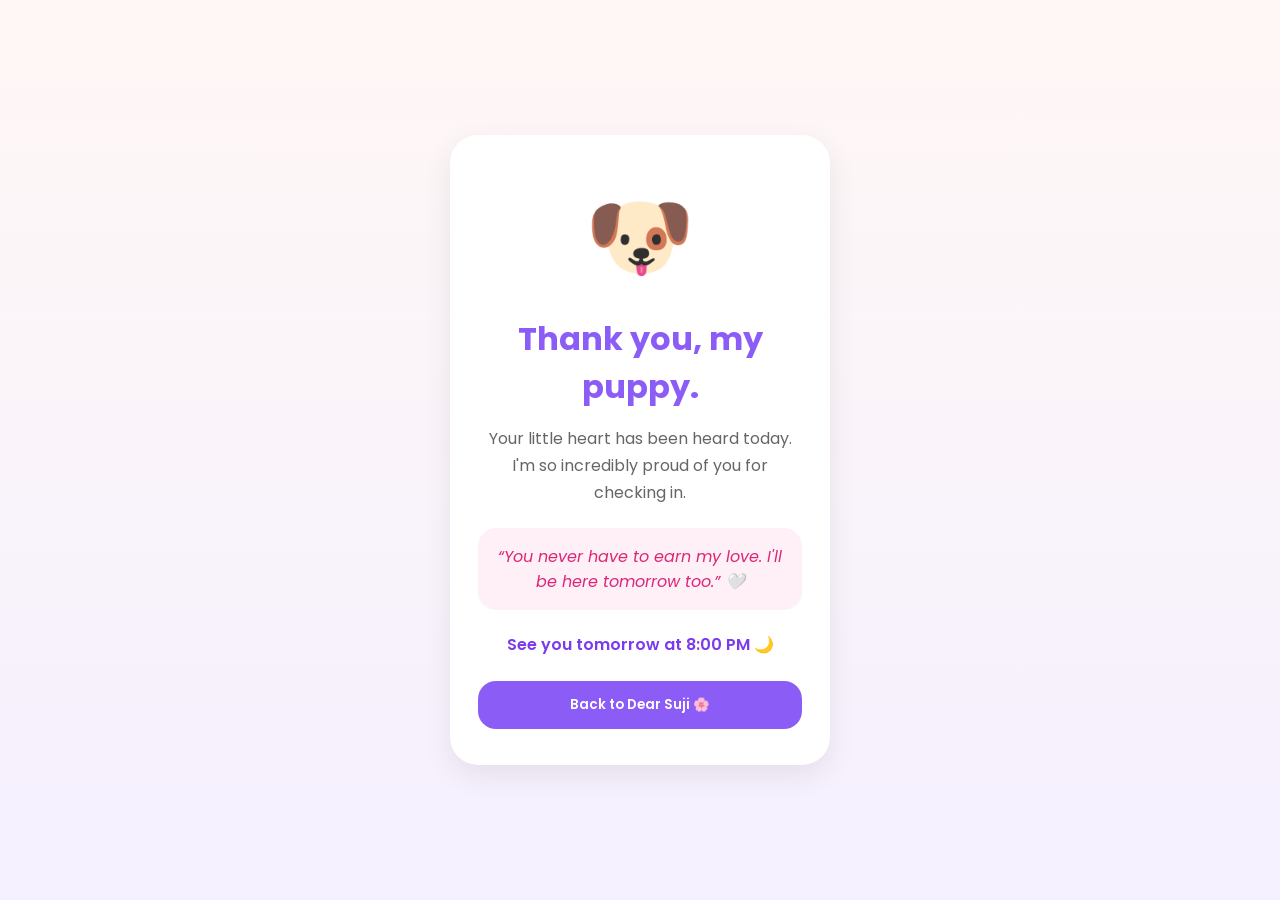
<file: thankyou.html>
<!DOCTYPE html>
<html lang="en">
<head>
<meta charset="UTF-8">
<meta name="viewport" content="width=device-width, initial-scale=1.0">
<title>See you tomorrow 🤍</title>

<link href="https://fonts.googleapis.com/css2?family=Poppins:wght@300;400;600;700&display=swap" rel="stylesheet">
<link rel="stylesheet" href="style.css">

<style>
body{
  display:flex;
  align-items:center;
  justify-content:center;
  min-height:100vh;
}

.thankyou{
  max-width:380px;
  text-align:center;
  background:white;
  padding:36px 28px;
  border-radius:28px;
  box-shadow:0 10px 30px rgba(0,0,0,.08);
}

.dog{
  font-size:88px;
}

.quote{
  background:#FFF0F7;
  color:#DB2777;
  padding:16px;
  border-radius:18px;
  margin:22px 0;
  font-style:italic;
}

button{
  width:100%;
  border:none;
  border-radius:18px;
  padding:14px;
  background:#8B5CF6;
  color:white;
  font-family:Poppins;
  font-weight:600;
  cursor:pointer;
}
</style>

</head>

<body>

<div class="thankyou">

  <div class="dog">🐶</div>

  <h1 style="color:#8B5CF6;margin-top:12px;">
    Thank you, my puppy.
  </h1>

  <p style="margin-top:14px;color:#666;line-height:1.7;">
    Your little heart has been heard today.
    I'm so incredibly proud of you for checking in.
  </p>

  <div class="quote">
    “You never have to earn my love.
    I'll be here tomorrow too.” 🤍
  </div>

  <p style="margin-bottom:24px;font-weight:600;color:#7C3AED;">
    See you tomorrow at 8:00 PM 🌙
  </p>

  <button onclick="window.location.href='index.html'">
    Back to Dear Suji 🌸
  </button>

</div>

</body>
</html>
</file>
<file: style.css>
@import url('https://fonts.googleapis.com/css2?family=Poppins:wght@300;400;600;700&display=swap');

*{
  margin:0;
  padding:0;
  box-sizing:border-box;
  font-family:Poppins,sans-serif;
}

body{
  background:linear-gradient(180deg,#FFF7F5,#F5F0FF);
  color:#4B4453;
}

.container{
  max-width:430px;
  margin:auto;
  padding:22px;
}

.header{
  text-align:center;
  margin-bottom:18px;
}

.flower{
  font-size:40px;
}

.header h1{
  color:#8B5CF6;
  font-size:34px;
}

.tabs{
  display:flex;
  gap:10px;
  margin-bottom:16px;
}

.tab{
  flex:1;
  padding:12px;
  border:none;
  border-radius:14px;
  background:#ECE5FF;
  color:#6D28D9;
  font-weight:600;
  cursor:pointer;
}

.tab.active{
  background:#8B5CF6;
  color:white;
}

.card{
  background:white;
  border-radius:24px;
  padding:20px;
  margin-bottom:18px;
  box-shadow:0 8px 24px rgba(0,0,0,.08);
}

.streak{
  display:flex;
  justify-content:center;
  gap:8px;
  font-size:20px;
  color:#D97706;
}

label{
  display:block;
  margin:16px 0 8px;
  font-weight:600;
}

select,textarea{
  width:100%;
  border:none;
  border-radius:16px;
  background:#F7F3FF;
  padding:14px;
  font-size:14px;
}

textarea{
  height:90px;
  resize:none;
}

.mood-grid{
  display:grid;
  gap:10px;
}

.mood-btn{
  border:none;
  border-radius:16px;
  padding:14px;
  background:#FFE5EF;
  display:flex;
  align-items:center;
  gap:12px;
  cursor:pointer;
  transition:.2s;
  font-size:15px;
}

.mood-btn.active{
  background:#F9A8D4;
  color:#831843;
}

.emoji{
  font-size:22px;
}

.check-grid{
  display:flex;
  flex-direction:column;
  gap:10px;
}

.check-item{
  display:flex;
  align-items:center;
  gap:12px;
  font-weight:500;
}

.check-item input{
  width:18px;
  height:18px;
}

.medication{
  margin-top:14px;
  padding-top:14px;
  border-top:1px solid #F3E8FF;
}

.primary{
  width:100%;
  border:none;
  background:#8B5CF6;
  color:white;
  padding:16px;
  border-radius:18px;
  font-size:16px;
  font-weight:600;
  cursor:pointer;
  margin-top:22px;
}

.hidden{
  display:none;
}

.dashboard-card h2{
  margin-bottom:14px;
}

canvas{
  width:100%;
  height:140px;
  background:#FAF7FF;
  border-radius:16px;
}

.progress{
  height:10px;
  background:#E9D5FF;
  border-radius:999px;
  overflow:hidden;
}

.progress-fill{
  width:0%;
  height:100%;
  background:#8B5CF6;
}

.stat-row{
  display:flex;
  justify-content:space-between;
  align-items:center;
  margin-bottom:14px;
}

.pill{
  font-size:34px;
}

.calendar-head,
.calendar{
  display:grid;
  grid-template-columns:repeat(7,1fr);
  gap:6px;
  text-align:center;
}

.calendar-head{
  color:#9CA3AF;
  margin-bottom:8px;
}

.day{
  background:#FAF7FF;
  border-radius:10px;
  padding:10px 0;
  min-height:42px;
  font-size:13px;
}

.caption{
  color:#8A8195;
  font-size:12px;
  margin-top:10px;
}

.footer{
  text-align:center;
  color:#8A8195;
  font-size:12px;
  padding:12px;
}
</file>
